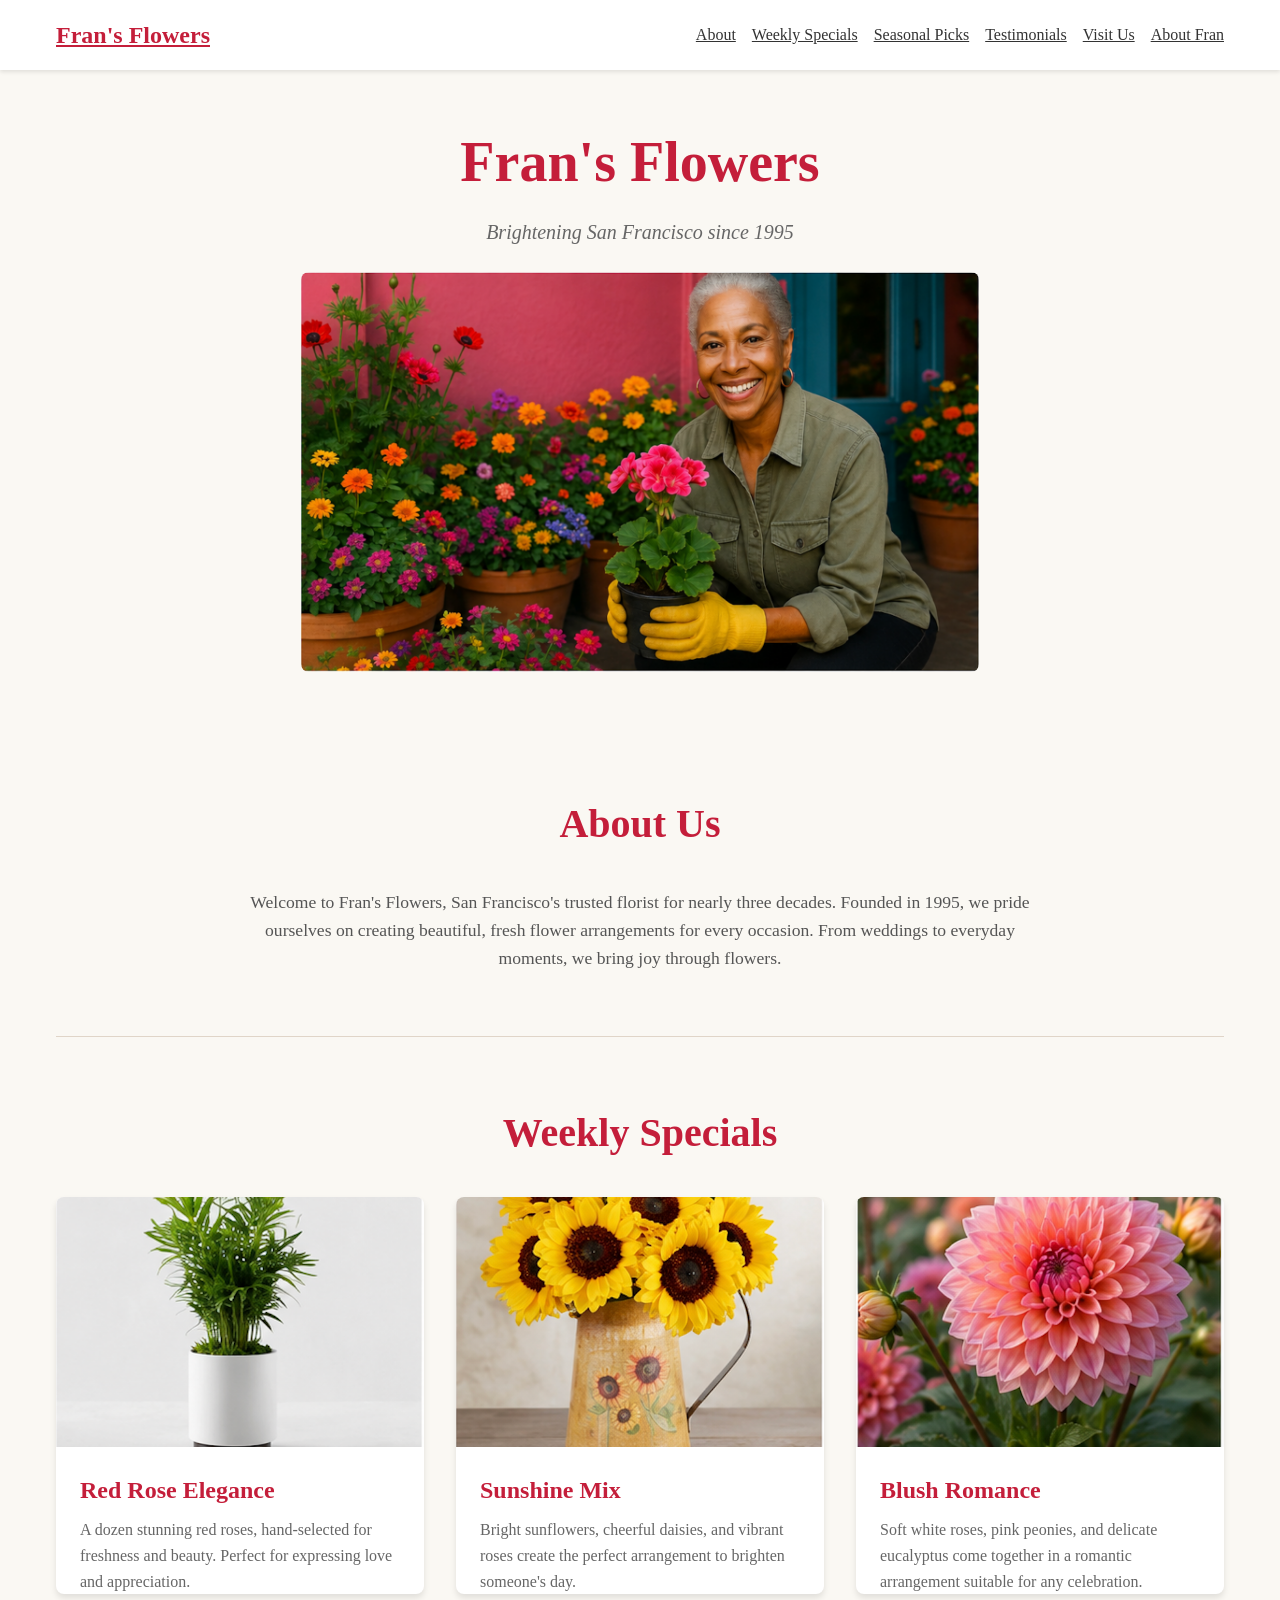
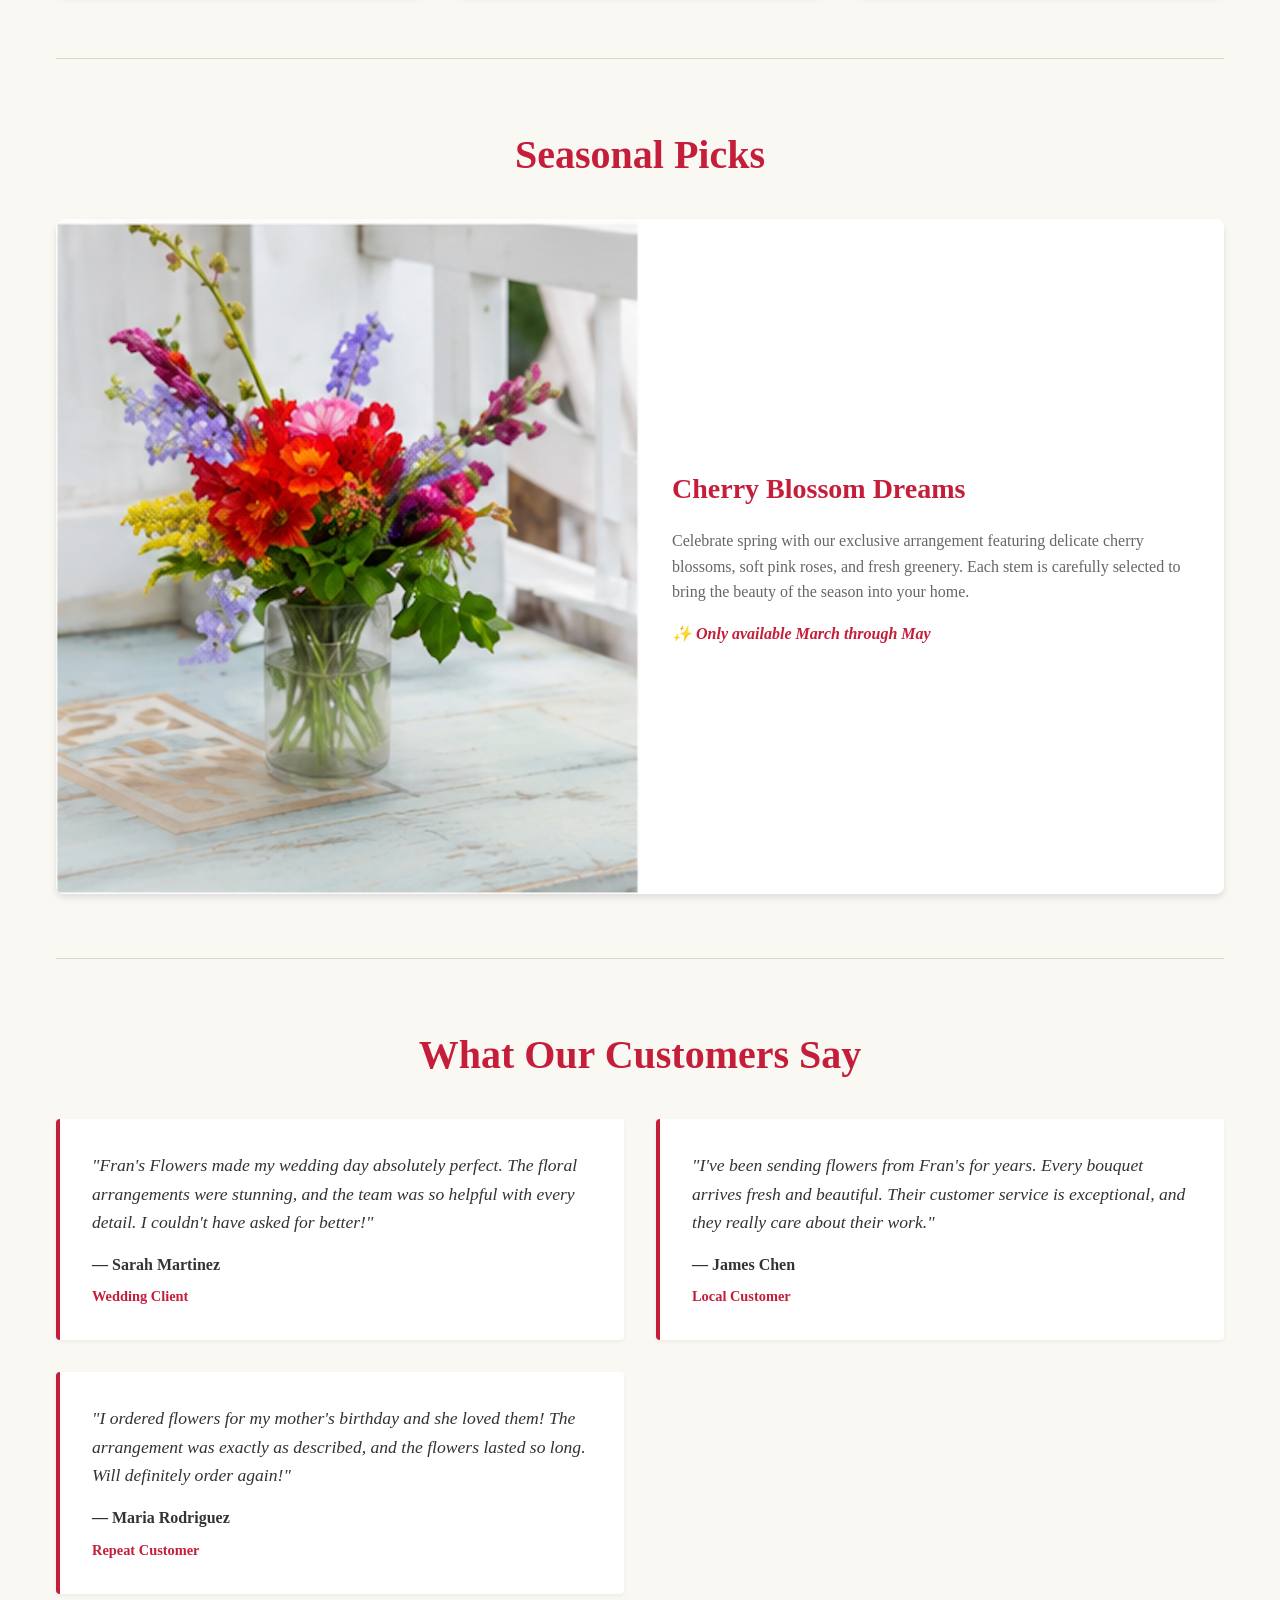
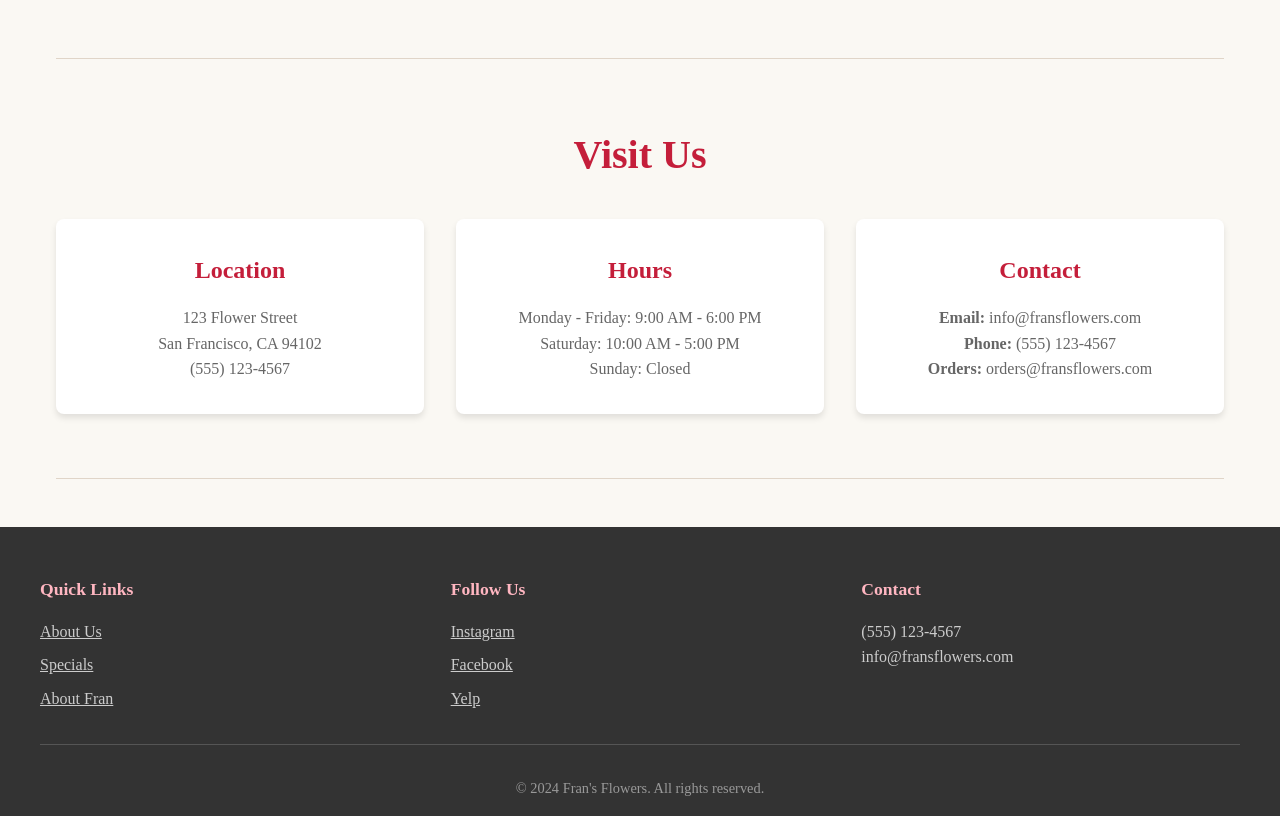
<file: index.html>
<!DOCTYPE html>
<html lang="en">
<head>
    <meta charset="UTF-8">
    <meta name="viewport" content="width=device-width, initial-scale=1.0">
    <title>Fran's Flowers - San Francisco Florist</title>
    <link rel="stylesheet" href="styles.css">
</head>
<body>
    <!-- Navigation Bar -->
    <nav class="navbar">
        <div class="nav-container">
            <div class="nav-brand">
                <a href="index.html">Fran's Flowers</a>
            </div>
            <ul class="nav-menu">
                <li class="nav-item"><a href="#about" class="nav-link">About</a></li>
                <li class="nav-item"><a href="#specials" class="nav-link">Weekly Specials</a></li>
                <li class="nav-item"><a href="#seasonal-picks" class="nav-link">Seasonal Picks</a></li>
                <li class="nav-item"><a href="#testimonials" class="nav-link">Testimonials</a></li>
                <li class="nav-item"><a href="#visit" class="nav-link">Visit Us</a></li>
                <li class="nav-item"><a href="about.html" class="nav-link">About Fran</a></li>
            </ul>
        </div>
    </nav>

    <!-- Main Content -->
    <main>
        <!-- Header Section -->
        <header class="header">
            <div class="header-content">
                <h1 class="header-title">Fran's Flowers</h1>
                <p class="header-subtitle">Brightening San Francisco since 1995</p>
            </div>
            <img src="img/hero.png" alt="Beautiful bouquet of fresh flowers from Fran's Flowers" class="hero-image">
        </header>

        <!-- About Us Section -->
        <section id="about" class="about-section">
            <div class="about-container">
                <h2 class="section-title">About Us</h2>
                <p class="about-text">
                    Welcome to Fran's Flowers, San Francisco's trusted florist for nearly three decades. 
                    Founded in 1995, we pride ourselves on creating beautiful, fresh flower arrangements 
                    for every occasion. From weddings to everyday moments, we bring joy through flowers.
                </p>
            </div>
        </section>

        <!-- Weekly Specials Section -->
        <section id="specials" class="specials-section">
            <div class="specials-container">
                <h2 class="section-title">Weekly Specials</h2>
                <div class="specials-grid">
                    <!-- Special 1 -->
                    <article class="special-card">
                        <img src="img/weekly1.png" alt="Elegant red rose bouquet" class="card-image">
                        <h3 class="card-title">Red Rose Elegance</h3>
                        <p class="card-description">
                            A dozen stunning red roses, hand-selected for freshness and beauty. 
                            Perfect for expressing love and appreciation.
                        </p>
                    </article>

                    <!-- Special 2 -->
                    <article class="special-card">
                        <img src="img/weekly2.png" alt="Colorful mixed flower arrangement" class="card-image">
                        <h3 class="card-title">Sunshine Mix</h3>
                        <p class="card-description">
                            Bright sunflowers, cheerful daisies, and vibrant roses create the 
                            perfect arrangement to brighten someone's day.
                        </p>
                    </article>

                    <!-- Special 3 -->
                    <article class="special-card">
                        <img src="img/weekly3.png" alt="Delicate white and pink flower arrangement" class="card-image">
                        <h3 class="card-title">Blush Romance</h3>
                        <p class="card-description">
                            Soft white roses, pink peonies, and delicate eucalyptus come together 
                            in a romantic arrangement suitable for any celebration.
                        </p>
                    </article>
                </div>
            </div>
        </section>

        <!-- Seasonal Picks Section -->
        <section id="seasonal-picks" class="seasonal-section">
            <div class="seasonal-container">
                <h2 class="section-title">Seasonal Picks</h2>
                <article class="seasonal-card">
                    <img src="img/seasonalpick.png" alt="Stunning seasonal flower arrangement" class="seasonal-image">
                    <div class="seasonal-content">
                        <h3 class="seasonal-name">Cherry Blossom Dreams</h3>
                        <p class="seasonal-description">
                            Celebrate spring with our exclusive arrangement featuring delicate cherry 
                            blossoms, soft pink roses, and fresh greenery. Each stem is carefully 
                            selected to bring the beauty of the season into your home.
                        </p>
                        <p class="seasonal-detail">✨ Only available March through May</p>
                    </div>
                </article>
            </div>
        </section>

        <!-- Testimonials Section -->
        <section id="testimonials" class="testimonials-section">
            <div class="testimonials-container">
                <h2 class="section-title">What Our Customers Say</h2>
                <div class="testimonials-grid">
                    <!-- Testimonial 1 -->
                    <article class="testimonial-card">
                        <p class="testimonial-quote">
                            "Fran's Flowers made my wedding day absolutely perfect. The floral 
                            arrangements were stunning, and the team was so helpful with every detail. 
                            I couldn't have asked for better!"
                        </p>
                        <p class="testimonial-author">— Sarah Martinez</p>
                        <p class="testimonial-label">Wedding Client</p>
                    </article>

                    <!-- Testimonial 2 -->
                    <article class="testimonial-card">
                        <p class="testimonial-quote">
                            "I've been sending flowers from Fran's for years. Every bouquet arrives 
                            fresh and beautiful. Their customer service is exceptional, and they 
                            really care about their work."
                        </p>
                        <p class="testimonial-author">— James Chen</p>
                        <p class="testimonial-label">Local Customer</p>
                    </article>

                    <!-- Testimonial 3 -->
                    <article class="testimonial-card">
                        <p class="testimonial-quote">
                            "I ordered flowers for my mother's birthday and she loved them! The 
                            arrangement was exactly as described, and the flowers lasted so long. 
                            Will definitely order again!"
                        </p>
                        <p class="testimonial-author">— Maria Rodriguez</p>
                        <p class="testimonial-label">Repeat Customer</p>
                    </article>
                </div>
            </div>
        </section>

        <!-- Visit Us Section -->
        <section id="visit" class="visit-section">
            <div class="visit-container">
                <h2 class="section-title">Visit Us</h2>
                <div class="visit-grid">
                    <div class="visit-card">
                        <h3 class="visit-card-title">Location</h3>
                        <p class="visit-info">
                            123 Flower Street<br>
                            San Francisco, CA 94102<br>
                            (555) 123-4567
                        </p>
                    </div>
                    <div class="visit-card">
                        <h3 class="visit-card-title">Hours</h3>
                        <p class="visit-info">
                            Monday - Friday: 9:00 AM - 6:00 PM<br>
                            Saturday: 10:00 AM - 5:00 PM<br>
                            Sunday: Closed
                        </p>
                    </div>
                    <div class="visit-card">
                        <h3 class="visit-card-title">Contact</h3>
                        <p class="visit-info">
                            <strong>Email:</strong> info@fransflowers.com<br>
                            <strong>Phone:</strong> (555) 123-4567<br>
                            <strong>Orders:</strong> orders@fransflowers.com
                        </p>
                    </div>
                </div>
            </div>
        </section>
    </main>

    <!-- Footer -->
    <footer class="footer">
        <div class="footer-container">
            <div class="footer-section">
                <h4 class="footer-title">Quick Links</h4>
                <ul class="footer-links">
                    <li><a href="#about">About Us</a></li>
                    <li><a href="#specials">Specials</a></li>
                    <li><a href="about.html">About Fran</a></li>
                </ul>
            </div>

            <div class="footer-section">
                <h4 class="footer-title">Follow Us</h4>
                <ul class="footer-links">
                    <li><a href="https://instagram.com" target="_blank">Instagram</a></li>
                    <li><a href="https://facebook.com" target="_blank">Facebook</a></li>
                    <li><a href="https://yelp.com" target="_blank">Yelp</a></li>
                </ul>
            </div>

            <div class="footer-section">
                <h4 class="footer-title">Contact</h4>
                <p class="footer-text">
                    (555) 123-4567<br>
                    info@fransflowers.com
                </p>
            </div>
        </div>

        <div class="footer-bottom">
            <p class="copyright">&copy; 2024 Fran's Flowers. All rights reserved.</p>
        </div>
    </footer>
</body>
</html>
</file>
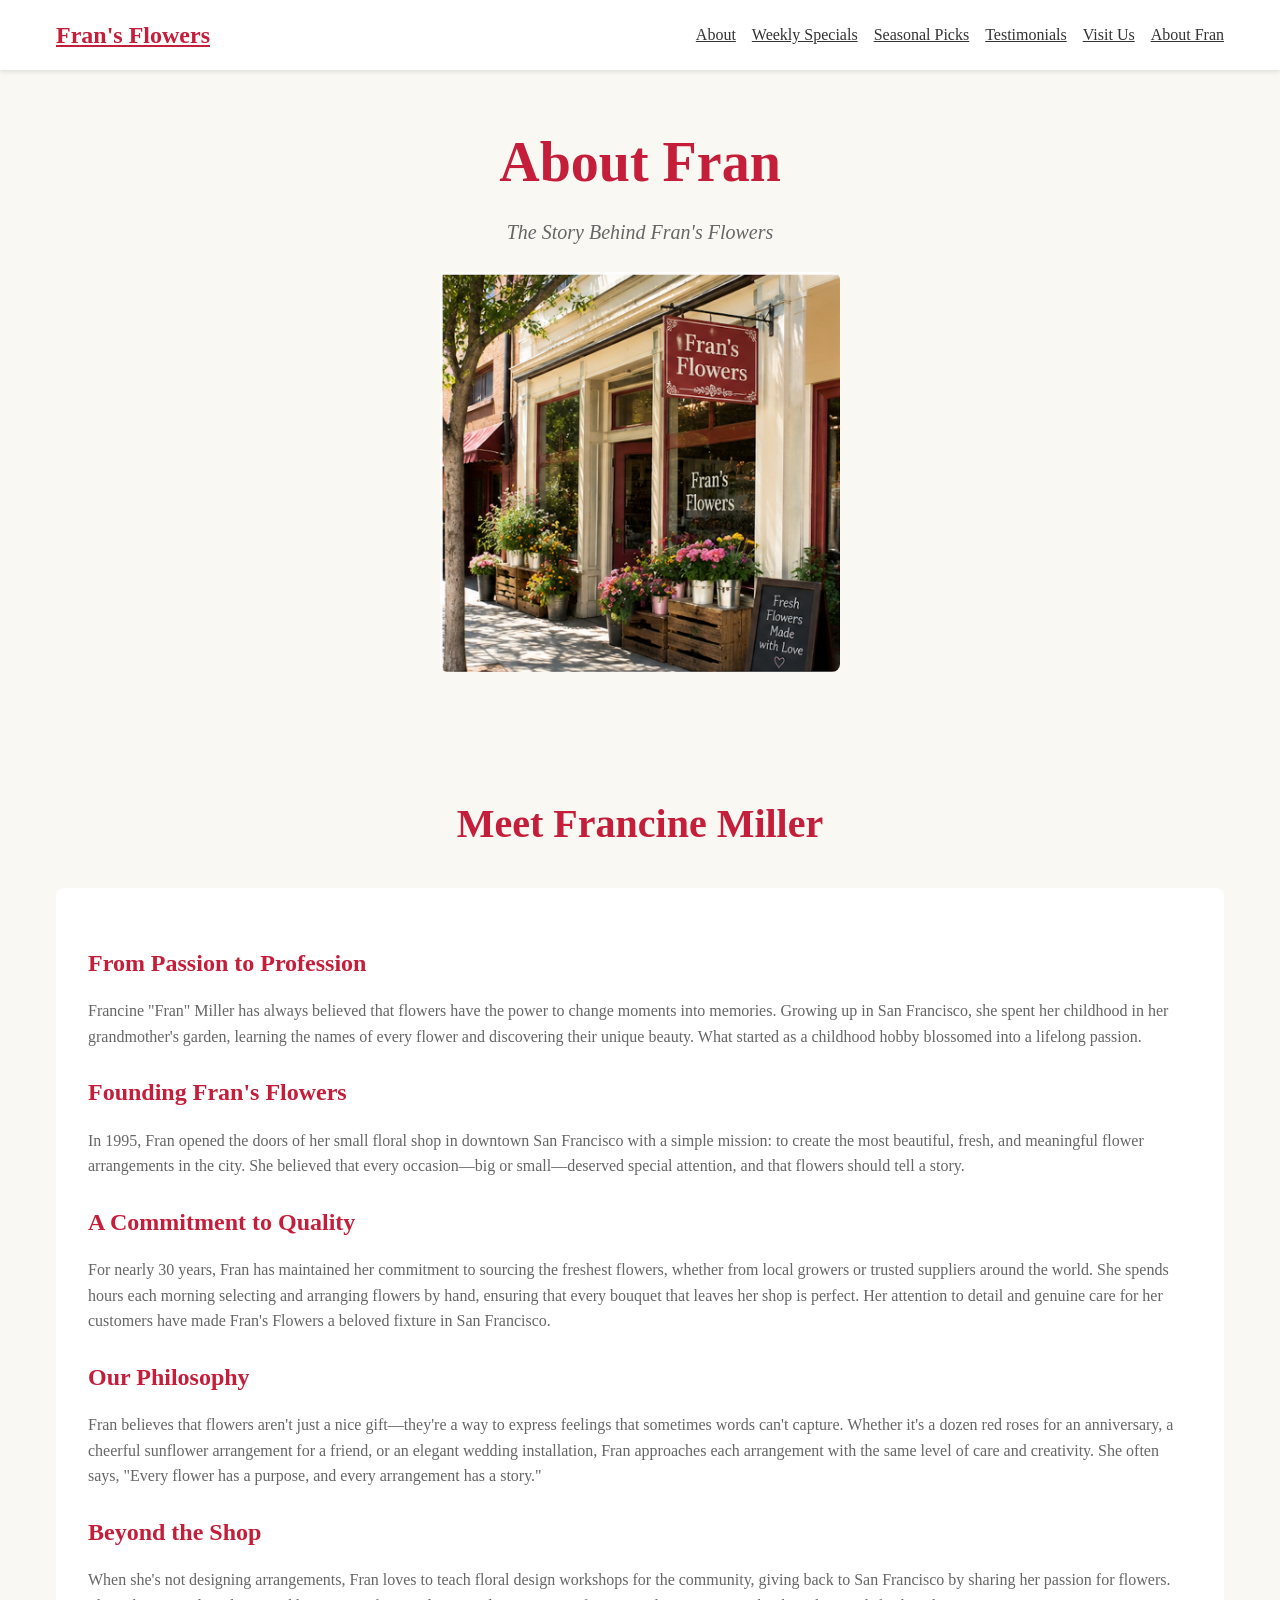
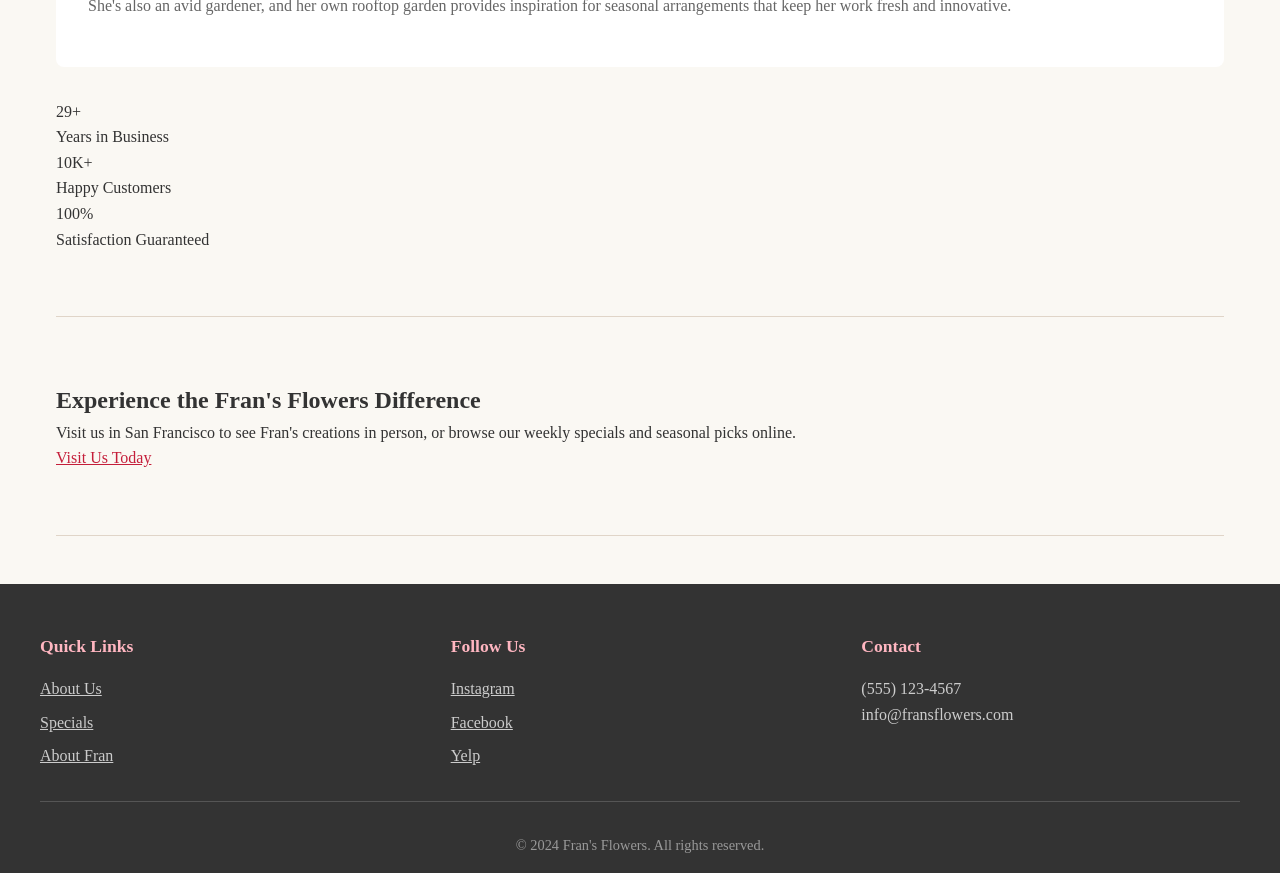
<file: about.html>
<!DOCTYPE html>
<html lang="en">
<head>
    <meta charset="UTF-8">
    <meta name="viewport" content="width=device-width, initial-scale=1.0">
    <title>About Fran - Fran's Flowers Florist</title>
    <link rel="stylesheet" href="styles.css">
</head>
<body>
    <!-- Navigation Bar -->
    <nav class="navbar">
        <div class="nav-container">
            <div class="nav-brand">
                <a href="index.html">Fran's Flowers</a>
            </div>
            <ul class="nav-menu">
                <li class="nav-item"><a href="index.html#about" class="nav-link">About</a></li>
                <li class="nav-item"><a href="index.html#specials" class="nav-link">Weekly Specials</a></li>
                <li class="nav-item"><a href="index.html#seasonal-picks" class="nav-link">Seasonal Picks</a></li>
                <li class="nav-item"><a href="index.html#testimonials" class="nav-link">Testimonials</a></li>
                <li class="nav-item"><a href="index.html#visit" class="nav-link">Visit Us</a></li>
                <li class="nav-item"><a href="about.html" class="nav-link">About Fran</a></li>
            </ul>
        </div>
    </nav>

    <!-- Main Content -->
    <main>
        <!-- Header Section -->
        <header class="header">
            <div class="header-content">
                <h1 class="header-title">About Fran</h1>
                <p class="header-subtitle">The Story Behind Fran's Flowers</p>
            </div>
            <img src="img/about.png" alt="Portrait of Fran, founder of Fran's Flowers" class="hero-image">
        </header>

        <!-- About Fran Section -->
        <section class="about-fran-section">
            <div class="about-fran-container">
                <h2 class="section-title">Meet Francine Miller</h2>

                <article class="about-fran-content">
                    <h3 class="content-heading">From Passion to Profession</h3>
                    <p class="about-fran-text">
                        Francine "Fran" Miller has always believed that flowers have the power to change 
                        moments into memories. Growing up in San Francisco, she spent her childhood in her 
                        grandmother's garden, learning the names of every flower and discovering their unique 
                        beauty. What started as a childhood hobby blossomed into a lifelong passion.
                    </p>

                    <h3 class="content-heading">Founding Fran's Flowers</h3>
                    <p class="about-fran-text">
                        In 1995, Fran opened the doors of her small floral shop in downtown San Francisco 
                        with a simple mission: to create the most beautiful, fresh, and meaningful flower 
                        arrangements in the city. She believed that every occasion—big or small—deserved 
                        special attention, and that flowers should tell a story.
                    </p>

                    <h3 class="content-heading">A Commitment to Quality</h3>
                    <p class="about-fran-text">
                        For nearly 30 years, Fran has maintained her commitment to sourcing the freshest 
                        flowers, whether from local growers or trusted suppliers around the world. She spends 
                        hours each morning selecting and arranging flowers by hand, ensuring that every 
                        bouquet that leaves her shop is perfect. Her attention to detail and genuine care 
                        for her customers have made Fran's Flowers a beloved fixture in San Francisco.
                    </p>

                    <h3 class="content-heading">Our Philosophy</h3>
                    <p class="about-fran-text">
                        Fran believes that flowers aren't just a nice gift—they're a way to express feelings 
                        that sometimes words can't capture. Whether it's a dozen red roses for an anniversary, 
                        a cheerful sunflower arrangement for a friend, or an elegant wedding installation, 
                        Fran approaches each arrangement with the same level of care and creativity. She often 
                        says, "Every flower has a purpose, and every arrangement has a story."
                    </p>

                    <h3 class="content-heading">Beyond the Shop</h3>
                    <p class="about-fran-text">
                        When she's not designing arrangements, Fran loves to teach floral design workshops 
                        for the community, giving back to San Francisco by sharing her passion for flowers. 
                        She's also an avid gardener, and her own rooftop garden provides inspiration for 
                        seasonal arrangements that keep her work fresh and innovative.
                    </p>
                </article>

                <div class="about-fran-stats">
                    <div class="stat">
                        <p class="stat-number">29+</p>
                        <p class="stat-label">Years in Business</p>
                    </div>
                    <div class="stat">
                        <p class="stat-number">10K+</p>
                        <p class="stat-label">Happy Customers</p>
                    </div>
                    <div class="stat">
                        <p class="stat-number">100%</p>
                        <p class="stat-label">Satisfaction Guaranteed</p>
                    </div>
                </div>
            </div>
        </section>

        <!-- Call to Action -->
        <section class="cta-section">
            <div class="cta-container">
                <h2 class="cta-title">Experience the Fran's Flowers Difference</h2>
                <p class="cta-text">
                    Visit us in San Francisco to see Fran's creations in person, or browse our 
                    weekly specials and seasonal picks online.
                </p>
                <a href="index.html#visit" class="cta-button">Visit Us Today</a>
            </div>
        </section>
    </main>

    <!-- Footer -->
    <footer class="footer">
        <div class="footer-container">
            <div class="footer-section">
                <h4 class="footer-title">Quick Links</h4>
                <ul class="footer-links">
                    <li><a href="index.html#about">About Us</a></li>
                    <li><a href="index.html#specials">Specials</a></li>
                    <li><a href="about.html">About Fran</a></li>
                </ul>
            </div>

            <div class="footer-section">
                <h4 class="footer-title">Follow Us</h4>
                <ul class="footer-links">
                    <li><a href="https://instagram.com" target="_blank">Instagram</a></li>
                    <li><a href="https://facebook.com" target="_blank">Facebook</a></li>
                    <li><a href="https://yelp.com" target="_blank">Yelp</a></li>
                </ul>
            </div>

            <div class="footer-section">
                <h4 class="footer-title">Contact</h4>
                <p class="footer-text">
                    (555) 123-4567<br>
                    info@fransflowers.com
                </p>
            </div>
        </div>

        <div class="footer-bottom">
            <p class="copyright">&copy; 2024 Fran's Flowers. All rights reserved.</p>
        </div>
    </footer>
</body>
</html>
</file>
<file: styles.css>
/* ================================
   Reset & Global
   ================================ */

* {
    margin: 0;
    padding: 0;
    box-sizing: border-box;
}

body {
    font-family: 'Georgia', serif;
    line-height: 1.6;
    color: #333;
    background-color: #faf8f3;
}

a {
    color: #c41e3a;
}

a:focus {
    outline: 2px solid #c41e3a;
    outline-offset: 2px;
}

a:hover {
    color: #a01729;
}

/* ================================
   Navigation
   ================================ */

.navbar {
    background-color: #fff;
    padding: 1rem 0;
    box-shadow: 0 2px 4px rgba(0, 0, 0, 0.1);
    position: sticky;
    top: 0;
    z-index: 100;
}

.nav-container {
    max-width: 1200px;
    margin: 0 auto;
    padding: 0 1rem;
    display: flex;
    justify-content: space-between;
    align-items: center;
}

.nav-brand a {
    font-size: 1.5rem;
    font-weight: bold;
    color: #c41e3a;
}

.nav-menu {
    display: flex;
    list-style: none;
    gap: 1rem;
    flex-wrap: wrap;
    justify-content: center;
}

.nav-link {
    color: #333;
    font-size: 1rem;
}

.nav-link:hover {
    color: #c41e3a;
}

/* ================================
   Header
   ================================ */

.header {
    text-align: center;
    padding: 3rem 1rem;
    max-width: 1200px;
    margin: 0 auto;
}

.header-title {
    font-size: 3rem;
    color: #c41e3a;
    margin-bottom: 0.5rem;
}

.header-subtitle {
    font-size: 1.25rem;
    color: #666;
    font-style: italic;
    margin-bottom: 1.5rem;
}

.hero-image {
    max-width: 100%;
    height: auto;
    border-radius: 8px;
    max-height: 400px;
    object-fit: cover;
}

/* ================================
   Main Layout
   ================================ */

main {
    max-width: 1200px;
    margin: 0 auto;
    padding: 0 1rem;
}

section {
    padding: 3rem 0;
    border-bottom: 1px solid #e0d5c8;
}

.section-title {
    text-align: center;
    color: #c41e3a;
    font-size: 2rem;
    margin-bottom: 2rem;
}

/* ================================
   About Section
   ================================ */

.about-section {
    text-align: center;
}

.about-text {
    font-size: 1.1rem;
    color: #555;
    max-width: 800px;
    margin: 0 auto;
}

/* ================================
   Weekly Specials
   ================================ */

.specials-grid {
    display: grid;
    grid-template-columns: 1fr;
    gap: 2rem;
}

.special-card {
    background-color: #fff;
    border-radius: 8px;
    overflow: hidden;
    box-shadow: 0 4px 6px rgba(0, 0, 0, 0.1);
}

.card-image {
    width: 100%;
    height: 250px;
    object-fit: cover;
    display: block;
}

.card-title {
    font-size: 1.5rem;
    color: #c41e3a;
    padding: 1.5rem 1.5rem 0.5rem;
}

.card-description {
    padding: 0 1.5rem;
    color: #666;
}

.card-price {
    padding: 1rem 1.5rem;
    font-size: 1.25rem;
    font-weight: bold;
    color: #c41e3a;
}

/* ================================
   Seasonal Picks
   ================================ */

.seasonal-card {
    background-color: #fff;
    border-radius: 8px;
    overflow: hidden;
    box-shadow: 0 4px 6px rgba(0, 0, 0, 0.1);
    display: flex;
    flex-direction: column;
}

.seasonal-image {
    width: 100%;
    height: 300px;
    object-fit: cover;
    display: block;
}

.seasonal-content {
    padding: 2rem;
}

.seasonal-name {
    font-size: 1.75rem;
    color: #c41e3a;
    margin-bottom: 1rem;
}

.seasonal-description {
    color: #666;
    margin-bottom: 1rem;
}

.seasonal-detail {
    font-style: italic;
    color: #c41e3a;
    font-weight: bold;
}

/* ================================
   Testimonials
   ================================ */

.testimonials-grid {
    display: grid;
    grid-template-columns: 1fr;
    gap: 2rem;
}

.testimonial-card {
    background-color: #fff;
    border-left: 4px solid #c41e3a;
    padding: 2rem;
    border-radius: 4px;
    box-shadow: 0 2px 4px rgba(0, 0, 0, 0.05);
}

.testimonial-quote {
    font-size: 1.1rem;
    color: #333;
    font-style: italic;
    margin-bottom: 1rem;
}

.testimonial-author {
    font-weight: bold;
    color: #333;
    margin-bottom: 0.5rem;
}

.testimonial-label {
    font-size: 0.9rem;
    color: #c41e3a;
    font-weight: bold;
}

/* ================================
   Visit Us
   ================================ */

.visit-grid {
    display: grid;
    grid-template-columns: 1fr;
    gap: 2rem;
}

.visit-card {
    background-color: #fff;
    padding: 2rem;
    border-radius: 8px;
    box-shadow: 0 4px 6px rgba(0, 0, 0, 0.1);
    text-align: center;
}

.visit-card-title {
    font-size: 1.5rem;
    color: #c41e3a;
    margin-bottom: 1rem;
}

.visit-info {
    color: #666;
}

/* ================================
   About Fran Page
   ================================ */

.about-fran-content {
    background-color: #fff;
    padding: 2rem;
    border-radius: 8px;
    margin-bottom: 2rem;
}

.content-heading {
    font-size: 1.5rem;
    color: #c41e3a;
    margin-top: 1.5rem;
    margin-bottom: 1rem;
}

.about-fran-text {
    color: #666;
    margin-bottom: 1rem;
}

/* ================================
   Footer
   ================================ */

.footer {
    background-color: #333;
    color: #fff;
    padding: 3rem 1rem 1rem;
    margin-top: 3rem;
}

.footer-container {
    max-width: 1200px;
    margin: 0 auto;
    display: grid;
    grid-template-columns: 1fr;
    gap: 2rem;
    margin-bottom: 2rem;
}

.footer-section {
    text-align: center;
}

.footer-title {
    font-size: 1.1rem;
    color: #ffb6c1;
    margin-bottom: 1rem;
    font-weight: bold;
}

.footer-links {
    list-style: none;
    display: flex;
    justify-content: center;
    gap: 1.5rem;
    flex-wrap: wrap;
}

.footer-links a {
    color: #ccc;
}

.footer-links a:hover {
    color: #ffb6c1;
}

.footer-text {
    color: #ccc;
}

.footer-bottom {
    text-align: center;
    padding-top: 2rem;
    border-top: 1px solid #555;
    max-width: 1200px;
    margin: 0 auto;
}

.copyright {
    color: #999;
    font-size: 0.9rem;
}

/* ================================
   Responsive - Mobile
   ================================ */

@media (max-width: 767px) {
    .nav-container {
        flex-direction: column;
        gap: 1rem;
    }

    .nav-menu {
        flex-direction: column;
        align-items: center;
        gap: 0.75rem;
    }
}

/* ================================
   Responsive - Tablet & Desktop
   ================================ */

@media (min-width: 768px) {
    .specials-grid {
        grid-template-columns: repeat(3, 1fr);
    }

    .testimonials-grid {
        grid-template-columns: repeat(2, 1fr);
    }

    .visit-grid {
        grid-template-columns: repeat(3, 1fr);
    }

    .footer-container {
        grid-template-columns: repeat(3, 1fr);
    }

    .footer-section {
        text-align: left;
    }

    .footer-links {
        justify-content: flex-start;
        flex-direction: column;
        gap: 0.5rem;
    }

    .seasonal-card {
        flex-direction: row;
        align-items: center;
    }

    .seasonal-image {
        width: 50%;
        height: auto;
        min-height: 350px;
    }

    .seasonal-content {
        width: 50%;
    }

    .header-title {
        font-size: 3.5rem;
    }

    section {
        padding: 4rem 0;
    }

    .section-title {
        font-size: 2.5rem;
    }
}
</file>
